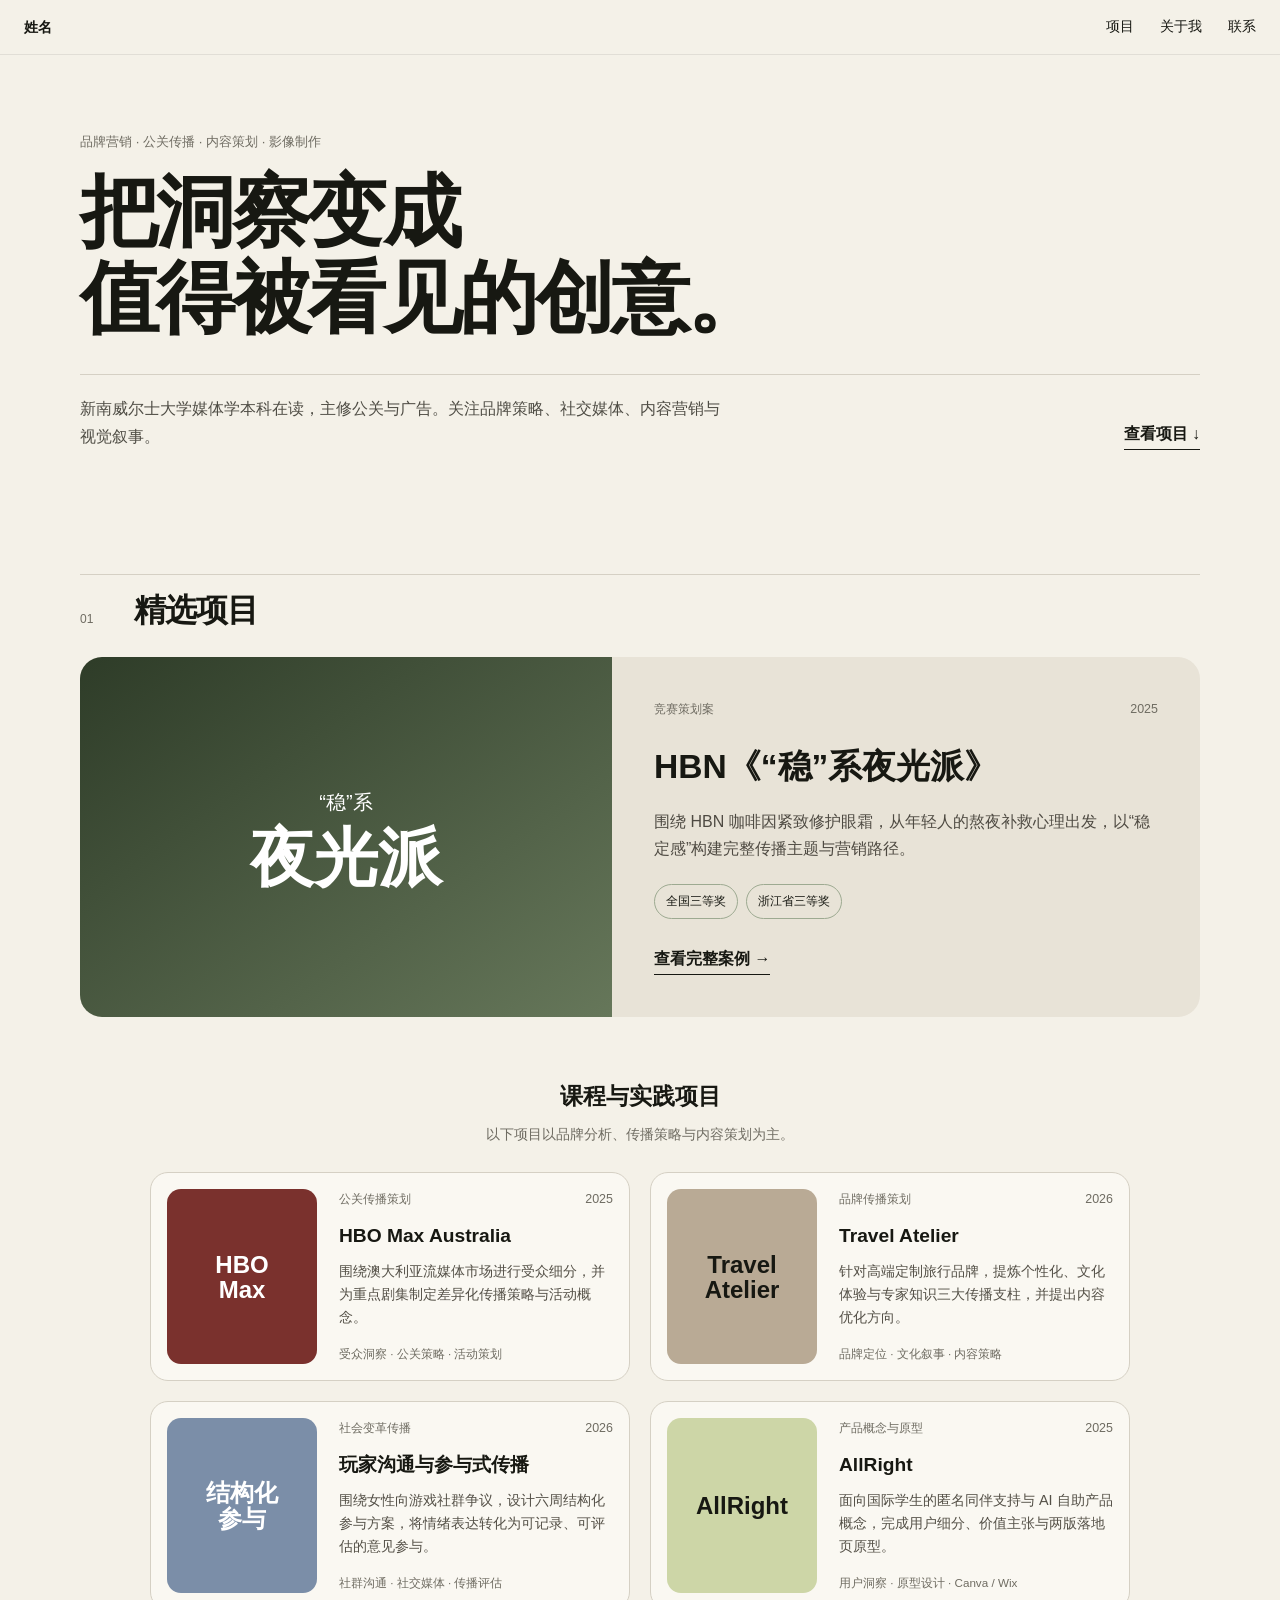
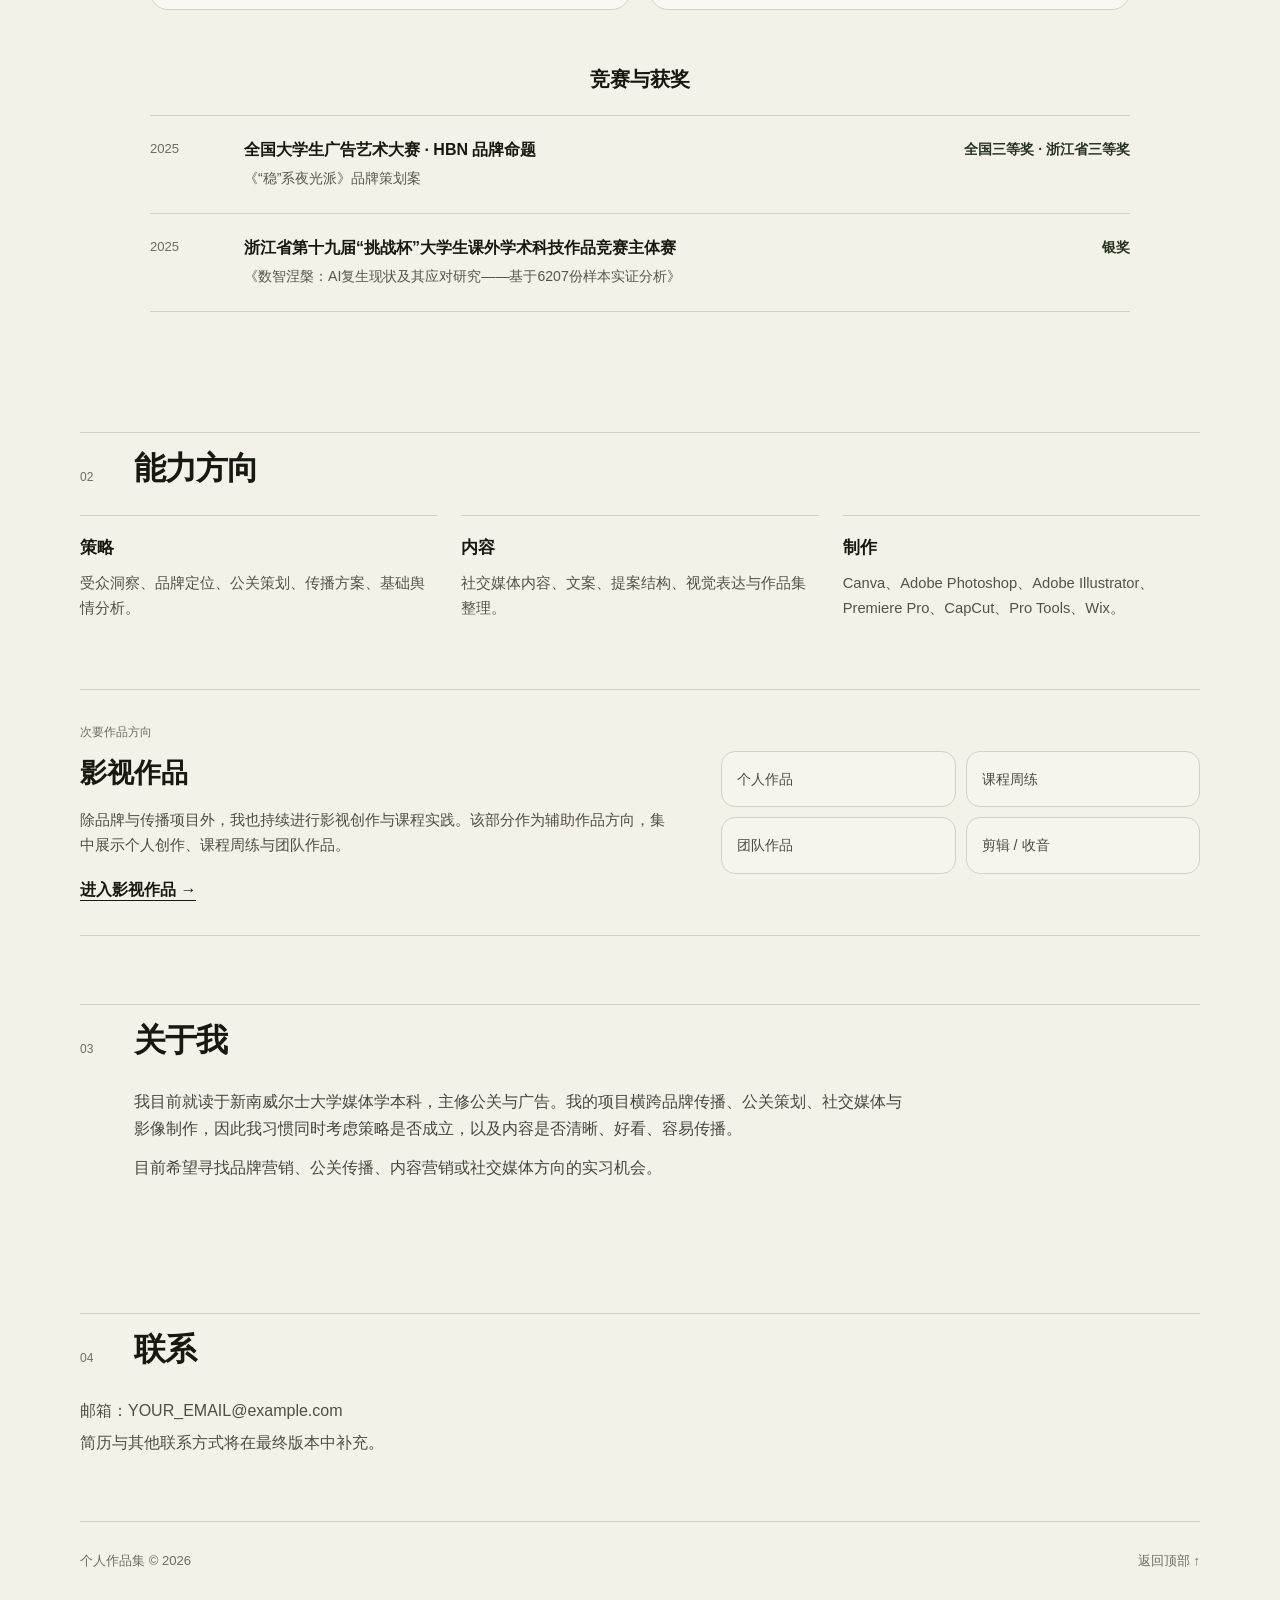
<file: index.html>
<!doctype html>
<html lang="zh-CN">
<head>
  <meta charset="utf-8" />
  <meta name="viewport" content="width=device-width, initial-scale=1" />
  <meta name="description" content="个人作品集：品牌营销、公关传播、内容策划与影像制作。" />
  <title>个人作品集</title>
  <link rel="stylesheet" href="styles.css" />
</head>
<body>
  <header class="site-header">
    <a class="brand" href="#top">姓名</a>
    <nav class="nav" aria-label="主导航">
      <a href="#work">项目</a>
      <a href="#about">关于我</a>
      <a href="#contact">联系</a>
    </nav>
  </header>

  <main id="top">
    <section class="hero section-shell">
      <p class="hero-kicker">品牌营销 · 公关传播 · 内容策划 · 影像制作</p>
      <h1>把洞察变成<br>值得被看见的创意。</h1>
      <div class="hero-bottom">
        <p>新南威尔士大学媒体学本科在读，主修公关与广告。关注品牌策略、社交媒体、内容营销与视觉叙事。</p>
        <a class="text-link" href="#work">查看项目 ↓</a>
      </div>
    </section>

    <section id="work" class="work section-shell">
      <div class="section-heading"><span>01</span><h2>精选项目</h2></div>

      <article class="hbn-feature project reveal">
        <div class="hbn-feature-visual" aria-hidden="true"><span>“稳”系</span><strong>夜光派</strong></div>
        <div class="hbn-feature-copy">
          <div class="project-topline"><span>竞赛策划案</span><span>2025</span></div>
          <h3>HBN《“稳”系夜光派》</h3>
          <p>围绕 HBN 咖啡因紧致修护眼霜，从年轻人的熬夜补救心理出发，以“稳定感”构建完整传播主题与营销路径。</p>
          <div class="award-row"><span>全国三等奖</span><span>浙江省三等奖</span></div>
          <a class="primary-link" href="hbn.html">查看完整案例 →</a>
        </div>
      </article>

      <div class="course-title">
        <h3>课程与实践项目</h3>
        <p>以下项目以品牌分析、传播策略与内容策划为主。</p>
      </div>

      <div class="project-grid">
        <article class="project-card reveal">
          <div class="project-thumb thumb-hbo"><span>HBO<br>Max</span></div>
          <div class="project-copy">
            <div class="project-topline"><span>公关传播策划</span><span>2025</span></div>
            <h3>HBO Max Australia</h3>
            <p>围绕澳大利亚流媒体市场进行受众细分，并为重点剧集制定差异化传播策略与活动概念。</p>
            <div class="tags">受众洞察 · 公关策略 · 活动策划</div>
          </div>
        </article>
        <article class="project-card reveal">
          <div class="project-thumb thumb-travel"><span>Travel<br>Atelier</span></div>
          <div class="project-copy">
            <div class="project-topline"><span>品牌传播策划</span><span>2026</span></div>
            <h3>Travel Atelier</h3>
            <p>针对高端定制旅行品牌，提炼个性化、文化体验与专家知识三大传播支柱，并提出内容优化方向。</p>
            <div class="tags">品牌定位 · 文化叙事 · 内容策略</div>
          </div>
        </article>
        <article class="project-card reveal">
          <div class="project-thumb thumb-social"><span>结构化<br>参与</span></div>
          <div class="project-copy">
            <div class="project-topline"><span>社会变革传播</span><span>2026</span></div>
            <h3>玩家沟通与参与式传播</h3>
            <p>围绕女性向游戏社群争议，设计六周结构化参与方案，将情绪表达转化为可记录、可评估的意见参与。</p>
            <div class="tags">社群沟通 · 社交媒体 · 传播评估</div>
          </div>
        </article>
        <article class="project-card reveal">
          <div class="project-thumb thumb-allright"><span>AllRight</span></div>
          <div class="project-copy">
            <div class="project-topline"><span>产品概念与原型</span><span>2025</span></div>
            <h3>AllRight</h3>
            <p>面向国际学生的匿名同伴支持与 AI 自助产品概念，完成用户细分、价值主张与两版落地页原型。</p>
            <div class="tags">用户洞察 · 原型设计 · Canva / Wix</div>
          </div>
        </article>
      </div>

      <div class="competition-title">
        <h3>竞赛与获奖</h3>
      </div>
      <div class="competition-list">
        <article class="competition-item reveal">
          <div class="competition-year">2025</div>
          <div>
            <h3>全国大学生广告艺术大赛 · HBN 品牌命题</h3>
            <p>《“稳”系夜光派》品牌策划案</p>
          </div>
          <strong>全国三等奖 · 浙江省三等奖</strong>
        </article>
        <article class="competition-item reveal">
          <div class="competition-year">2025</div>
          <div>
            <h3>浙江省第十九届“挑战杯”大学生课外学术科技作品竞赛主体赛</h3>
            <p>《数智涅槃：AI复生现状及其应对研究——基于6207份样本实证分析》</p>
          </div>
          <strong>银奖</strong>
        </article>
      </div>
    </section>

    <section class="skills section-shell">
      <div class="section-heading"><span>02</span><h2>能力方向</h2></div>
      <div class="skill-grid">
        <div><h3>策略</h3><p>受众洞察、品牌定位、公关策划、传播方案、基础舆情分析。</p></div>
        <div><h3>内容</h3><p>社交媒体内容、文案、提案结构、视觉表达与作品集整理。</p></div>
        <div><h3>制作</h3><p>Canva、Adobe Photoshop、Adobe Illustrator、Premiere Pro、CapCut、Pro Tools、Wix。</p></div>
      </div>
    </section>

    <section class="film-preview section-shell reveal">
      <div class="film-preview-copy">
        <p class="film-kicker">次要作品方向</p>
        <h2>影视作品</h2>
        <p>除品牌与传播项目外，我也持续进行影视创作与课程实践。该部分作为辅助作品方向，集中展示个人创作、课程周练与团队作品。</p>
        <a class="primary-link" href="film.html">进入影视作品 →</a>
      </div>
      <div class="film-preview-index" aria-hidden="true">
        <span>个人作品</span>
        <span>课程周练</span>
        <span>团队作品</span>
        <span>剪辑 / 收音</span>
      </div>
    </section>

    <section id="about" class="about section-shell">
      <div class="section-heading"><span>03</span><h2>关于我</h2></div>
      <div class="about-copy reveal">
        <p>我目前就读于新南威尔士大学媒体学本科，主修公关与广告。我的项目横跨品牌传播、公关策划、社交媒体与影像制作，因此我习惯同时考虑策略是否成立，以及内容是否清晰、好看、容易传播。</p>
        <p>目前希望寻找品牌营销、公关传播、内容营销或社交媒体方向的实习机会。</p>
      </div>
    </section>

    <section id="contact" class="contact section-shell">
      <div class="section-heading"><span>04</span><h2>联系</h2></div>
      <p>邮箱：YOUR_EMAIL@example.com</p>
      <p>简历与其他联系方式将在最终版本中补充。</p>
    </section>
  </main>

  <footer class="footer section-shell">
    <span>个人作品集 © <span id="year"></span></span>
    <a href="#top">返回顶部 ↑</a>
  </footer>
  <script src="script.js"></script>
</body>
</html>
</file>
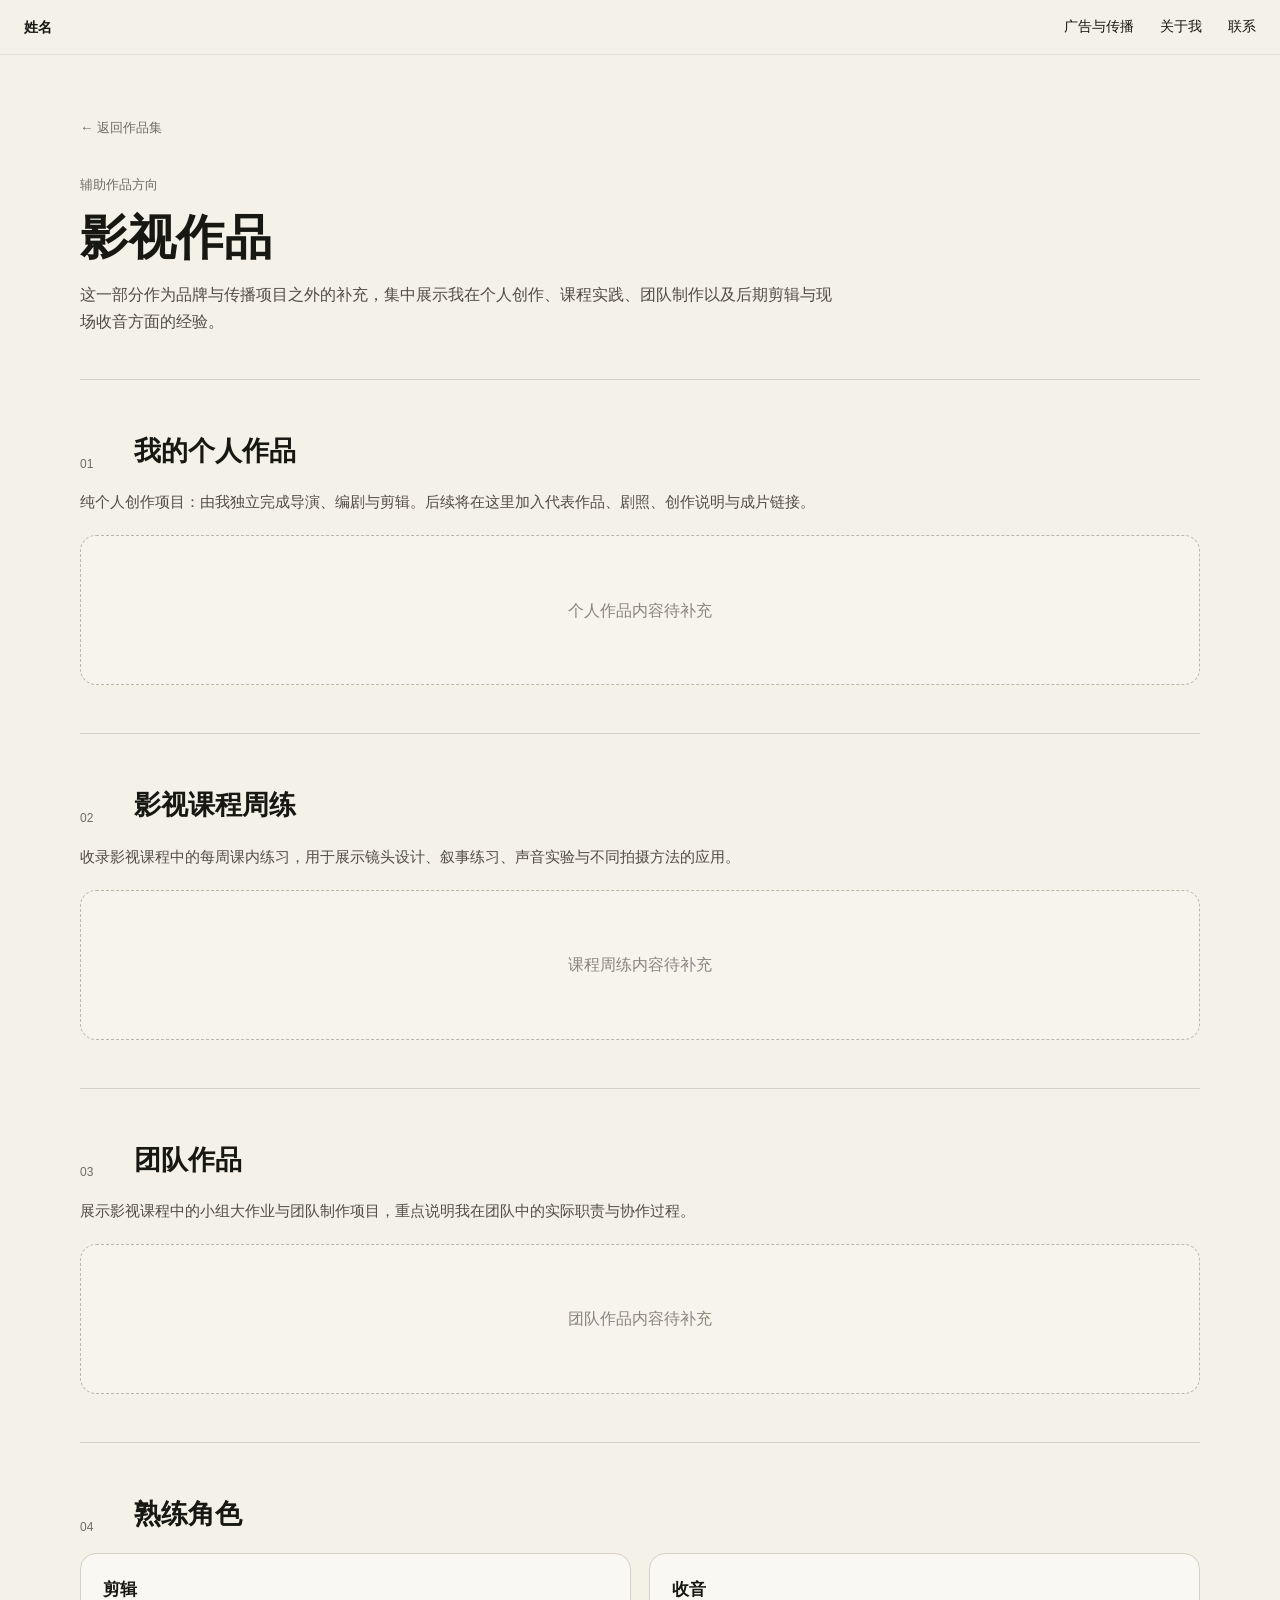
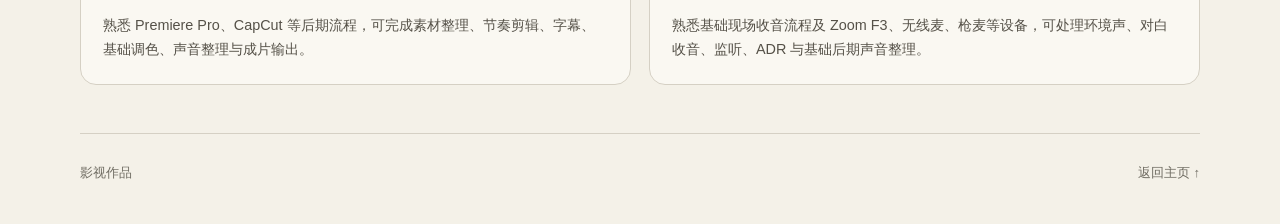
<file: film.html>
<!doctype html>
<html lang="zh-CN">
<head>
  <meta charset="utf-8" />
  <meta name="viewport" content="width=device-width, initial-scale=1" />
  <meta name="description" content="影视作品：个人作品、影视课程周练、团队作品及剪辑与收音能力。" />
  <title>影视作品</title>
  <link rel="stylesheet" href="styles.css" />
</head>
<body>
  <header class="site-header">
    <a class="brand" href="index.html">姓名</a>
    <nav class="nav" aria-label="主导航">
      <a href="index.html#work">广告与传播</a>
      <a href="index.html#about">关于我</a>
      <a href="index.html#contact">联系</a>
    </nav>
  </header>

  <main class="film-page">
    <section class="film-hero section-shell">
      <a class="back-link" href="index.html">← 返回作品集</a>
      <p class="hero-kicker">辅助作品方向</p>
      <h1>影视作品</h1>
      <p>这一部分作为品牌与传播项目之外的补充，集中展示我在个人创作、课程实践、团队制作以及后期剪辑与现场收音方面的经验。</p>
    </section>

    <section class="film-category section-shell">
      <div class="film-category-heading"><span>01</span><h2>我的个人作品</h2></div>
      <p>纯个人创作项目：由我独立完成导演、编剧与剪辑。后续将在这里加入代表作品、剧照、创作说明与成片链接。</p>
      <div class="film-placeholder">个人作品内容待补充</div>
    </section>

    <section class="film-category section-shell">
      <div class="film-category-heading"><span>02</span><h2>影视课程周练</h2></div>
      <p>收录影视课程中的每周课内练习，用于展示镜头设计、叙事练习、声音实验与不同拍摄方法的应用。</p>
      <div class="film-placeholder">课程周练内容待补充</div>
    </section>

    <section class="film-category section-shell">
      <div class="film-category-heading"><span>03</span><h2>团队作品</h2></div>
      <p>展示影视课程中的小组大作业与团队制作项目，重点说明我在团队中的实际职责与协作过程。</p>
      <div class="film-placeholder">团队作品内容待补充</div>
    </section>

    <section class="film-category section-shell">
      <div class="film-category-heading"><span>04</span><h2>熟练角色</h2></div>
      <div class="film-role-grid">
        <article><h3>剪辑</h3><p>熟悉 Premiere Pro、CapCut 等后期流程，可完成素材整理、节奏剪辑、字幕、基础调色、声音整理与成片输出。</p></article>
        <article><h3>收音</h3><p>熟悉基础现场收音流程及 Zoom F3、无线麦、枪麦等设备，可处理环境声、对白收音、监听、ADR 与基础后期声音整理。</p></article>
      </div>
    </section>
  </main>

  <footer class="footer section-shell">
    <span>影视作品</span>
    <a href="index.html">返回主页 ↑</a>
  </footer>
  <script src="script.js"></script>
</body>
</html>
</file>
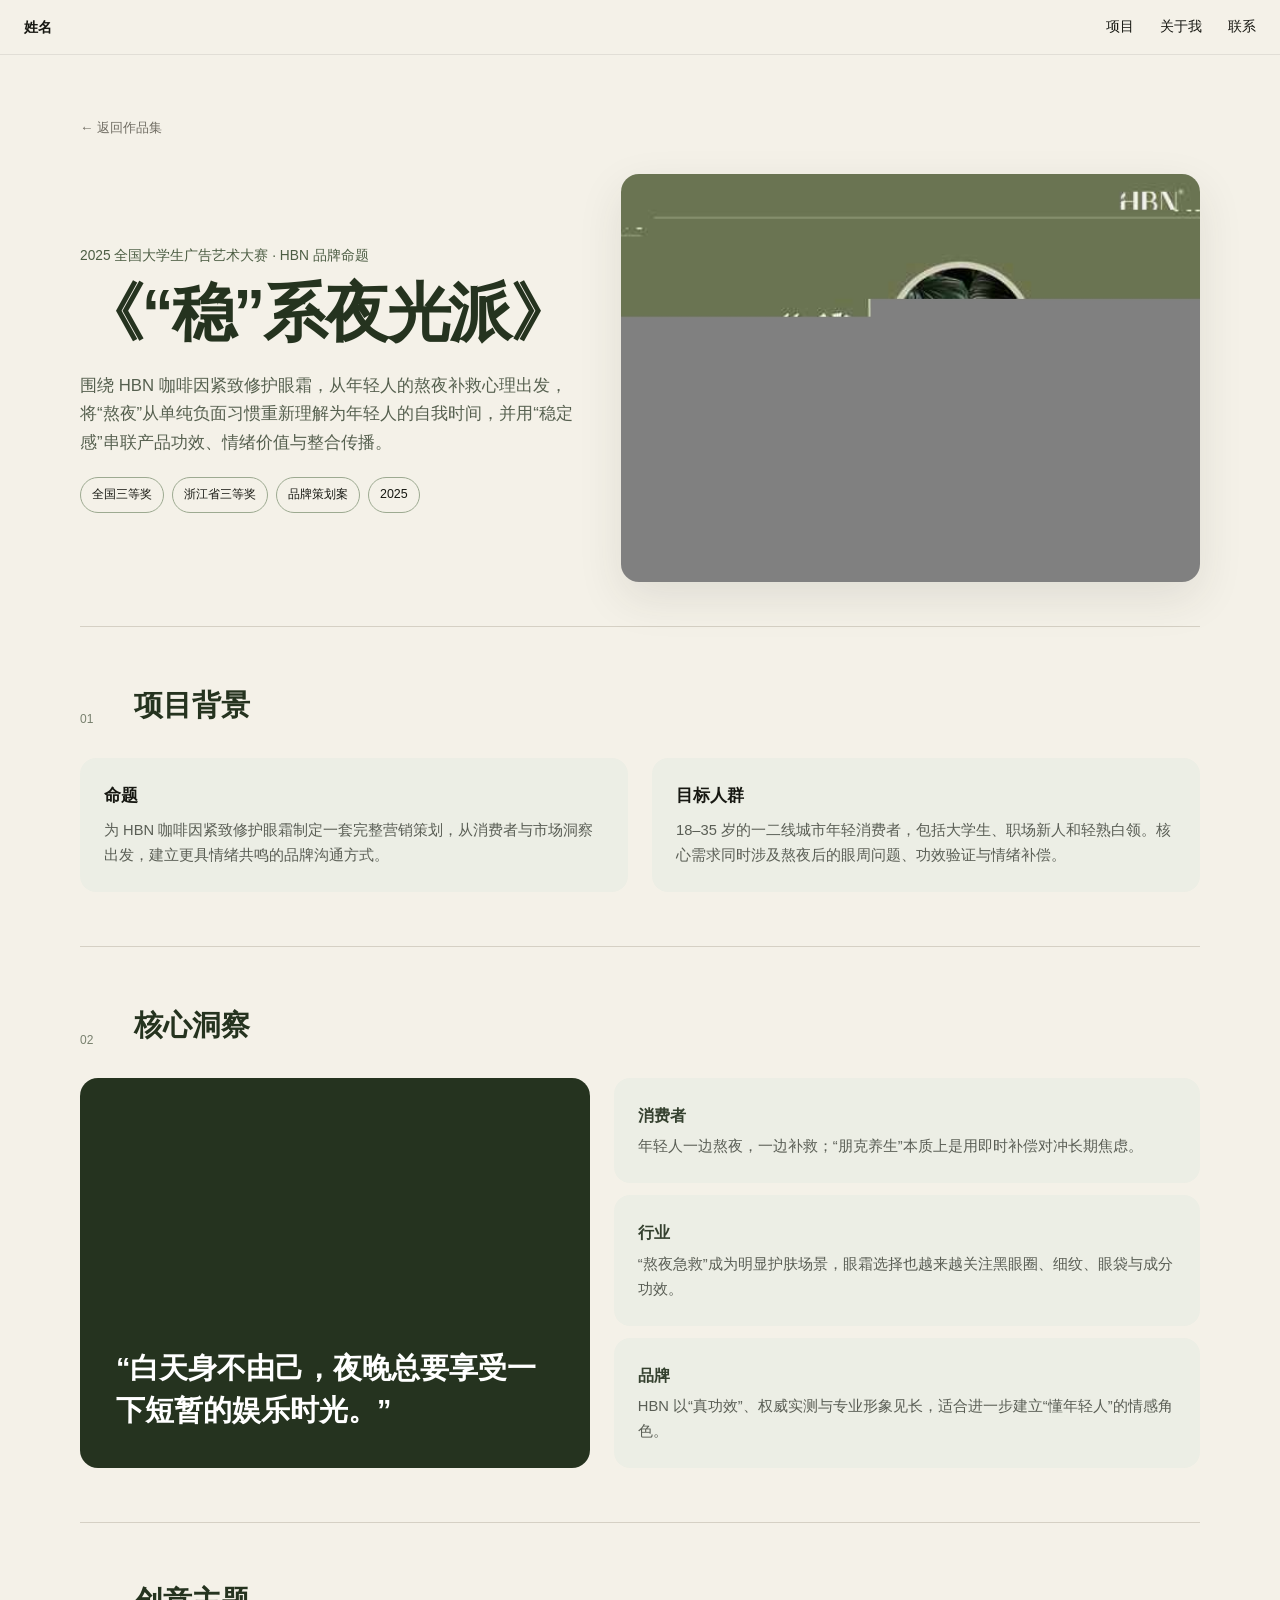
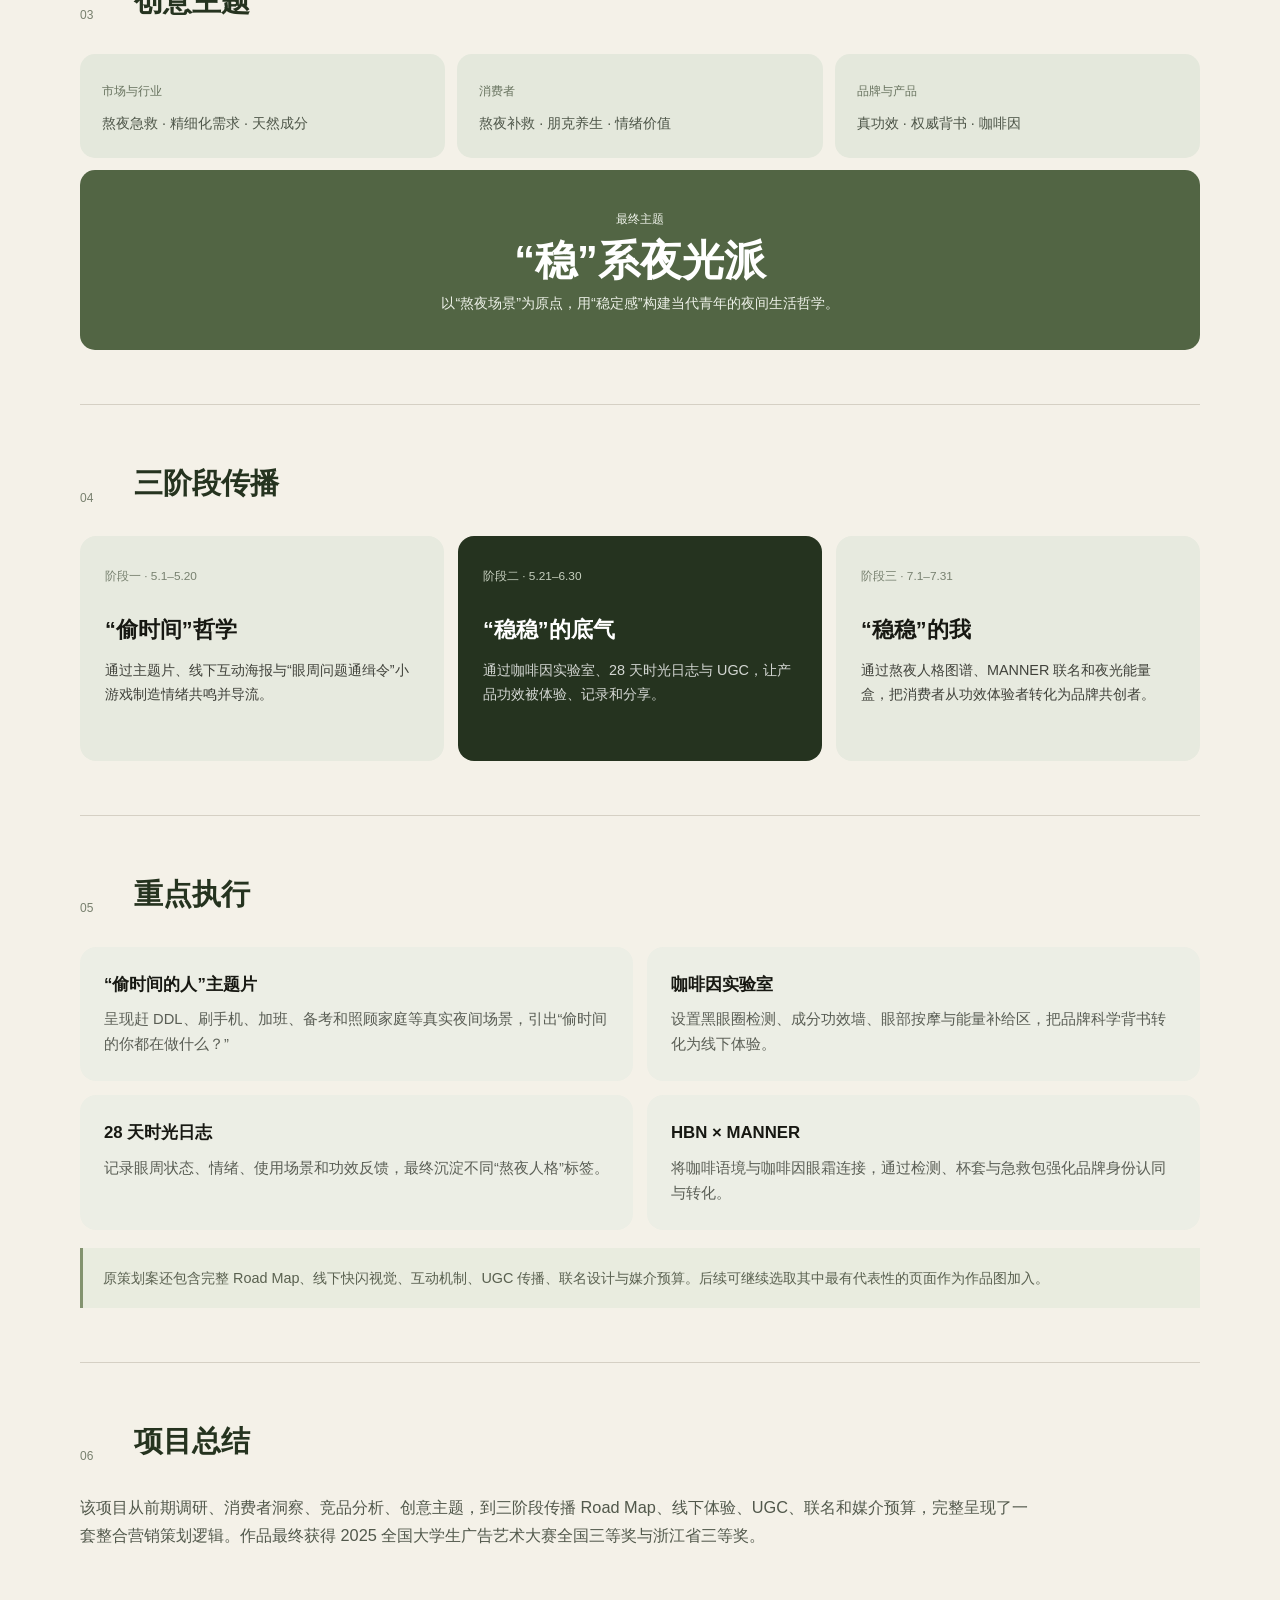
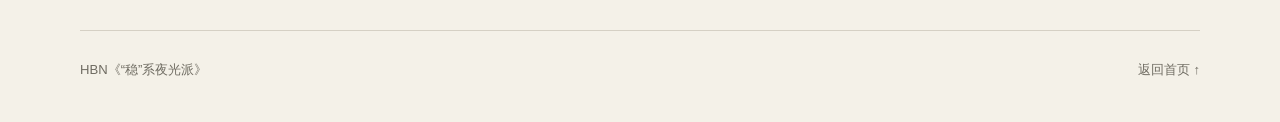
<file: hbn.html>
<!doctype html>
<html lang="zh-CN">
<head>
  <meta charset="utf-8" />
  <meta name="viewport" content="width=device-width, initial-scale=1" />
  <meta name="description" content="HBN《稳系夜光派》品牌策划案例。" />
  <title>HBN《“稳”系夜光派》</title>
  <link rel="stylesheet" href="styles.css" />
</head>
<body class="case-page">
  <header class="site-header">
    <a class="brand" href="index.html">姓名</a>
    <nav class="nav">
      <a href="index.html#work">项目</a>
      <a href="index.html#about">关于我</a>
      <a href="index.html#contact">联系</a>
    </nav>
  </header>

  <main>
    <section class="case-intro section-shell">
      <a class="back-link" href="index.html">← 返回作品集</a>
      <div class="case-intro-grid">
        <div class="case-intro-copy">
          <p class="case-kicker">2025 全国大学生广告艺术大赛 · HBN 品牌命题</p>
          <h1>《“稳”系夜光派》</h1>
          <p class="case-summary">围绕 HBN 咖啡因紧致修护眼霜，从年轻人的熬夜补救心理出发，将“熬夜”从单纯负面习惯重新理解为年轻人的自我时间，并用“稳定感”串联产品功效、情绪价值与整合传播。</p>
          <div class="case-meta"><span>全国三等奖</span><span>浙江省三等奖</span><span>品牌策划案</span><span>2025</span></div>
        </div>
        <div class="case-intro-image reveal">
          <img src="assets/hbn-cover-user.jpg" alt="HBN《稳系夜光派》策划案封面" />
        </div>
      </div>
    </section>

    <section class="case-section section-shell">
      <div class="case-section-heading"><span>01</span><h2>项目背景</h2></div>
      <div class="two-col-text">
        <div><h3>命题</h3><p>为 HBN 咖啡因紧致修护眼霜制定一套完整营销策划，从消费者与市场洞察出发，建立更具情绪共鸣的品牌沟通方式。</p></div>
        <div><h3>目标人群</h3><p>18–35 岁的一二线城市年轻消费者，包括大学生、职场新人和轻熟白领。核心需求同时涉及熬夜后的眼周问题、功效验证与情绪补偿。</p></div>
      </div>
    </section>

    <section class="case-section section-shell">
      <div class="case-section-heading"><span>02</span><h2>核心洞察</h2></div>
      <div class="insight-layout">
        <blockquote>“白天身不由己，夜晚总要享受一下短暂的娱乐时光。”</blockquote>
        <div class="insight-points">
          <div><b>消费者</b><p>年轻人一边熬夜，一边补救；“朋克养生”本质上是用即时补偿对冲长期焦虑。</p></div>
          <div><b>行业</b><p>“熬夜急救”成为明显护肤场景，眼霜选择也越来越关注黑眼圈、细纹、眼袋与成分功效。</p></div>
          <div><b>品牌</b><p>HBN 以“真功效”、权威实测与专业形象见长，适合进一步建立“懂年轻人”的情感角色。</p></div>
        </div>
      </div>
    </section>

    <section class="case-section section-shell">
      <div class="case-section-heading"><span>03</span><h2>创意主题</h2></div>
      <div class="idea-panel">
        <div><span>市场与行业</span><p>熬夜急救 · 精细化需求 · 天然成分</p></div>
        <div><span>消费者</span><p>熬夜补救 · 朋克养生 · 情绪价值</p></div>
        <div><span>品牌与产品</span><p>真功效 · 权威背书 · 咖啡因</p></div>
        <div class="idea-result"><small>最终主题</small><strong>“稳”系夜光派</strong><p>以“熬夜场景”为原点，用“稳定感”构建当代青年的夜间生活哲学。</p></div>
      </div>
    </section>

    <section class="case-section section-shell">
      <div class="case-section-heading"><span>04</span><h2>三阶段传播</h2></div>
      <div class="roadmap">
        <article><span>阶段一 · 5.1–5.20</span><h3>“偷时间”哲学</h3><p>通过主题片、线下互动海报与“眼周问题通缉令”小游戏制造情绪共鸣并导流。</p></article>
        <article><span>阶段二 · 5.21–6.30</span><h3>“稳稳”的底气</h3><p>通过咖啡因实验室、28 天时光日志与 UGC，让产品功效被体验、记录和分享。</p></article>
        <article><span>阶段三 · 7.1–7.31</span><h3>“稳稳”的我</h3><p>通过熬夜人格图谱、MANNER 联名和夜光能量盒，把消费者从功效体验者转化为品牌共创者。</p></article>
      </div>
    </section>

    <section class="case-section section-shell">
      <div class="case-section-heading"><span>05</span><h2>重点执行</h2></div>
      <div class="activation-grid compact">
        <article><h3>“偷时间的人”主题片</h3><p>呈现赶 DDL、刷手机、加班、备考和照顾家庭等真实夜间场景，引出“偷时间的你都在做什么？”</p></article>
        <article><h3>咖啡因实验室</h3><p>设置黑眼圈检测、成分功效墙、眼部按摩与能量补给区，把品牌科学背书转化为线下体验。</p></article>
        <article><h3>28 天时光日志</h3><p>记录眼周状态、情绪、使用场景和功效反馈，最终沉淀不同“熬夜人格”标签。</p></article>
        <article><h3>HBN × MANNER</h3><p>将咖啡语境与咖啡因眼霜连接，通过检测、杯套与急救包强化品牌身份认同与转化。</p></article>
      </div>
      <div class="ppt-note">原策划案还包含完整 Road Map、线下快闪视觉、互动机制、UGC 传播、联名设计与媒介预算。后续可继续选取其中最有代表性的页面作为作品图加入。</div>
    </section>

    <section class="case-section case-summary-section section-shell">
      <div class="case-section-heading"><span>06</span><h2>项目总结</h2></div>
      <p>该项目从前期调研、消费者洞察、竞品分析、创意主题，到三阶段传播 Road Map、线下体验、UGC、联名和媒介预算，完整呈现了一套整合营销策划逻辑。作品最终获得 2025 全国大学生广告艺术大赛全国三等奖与浙江省三等奖。</p>
    </section>
  </main>

  <footer class="footer section-shell"><span>HBN《“稳”系夜光派》</span><a href="index.html">返回首页 ↑</a></footer>
  <script src="script.js"></script>
</body>
</html>
</file>
<file: styles.css>
:root{
  --bg:#f4f1e8;
  --ink:#171812;
  --muted:#6f6c62;
  --line:#d5d0c4;
  --green:#526544;
  --green-dark:#25331f;
  --green-soft:#dfe5d5;
  --cream:#faf8f2;
  --red:#7a312d;
  --blue:#7b8ea8;
  --stone:#b9aa95;
}
*{box-sizing:border-box}
html{scroll-behavior:smooth}
body{margin:0;background:var(--bg);color:var(--ink);font-family:"Noto Sans SC","PingFang SC","Microsoft YaHei",Arial,sans-serif;line-height:1.7}
a{color:inherit;text-decoration:none}
.section-shell{width:min(1120px,calc(100% - 48px));margin:0 auto}
.site-header{position:sticky;top:0;z-index:20;display:flex;justify-content:space-between;align-items:center;padding:15px 24px;border-bottom:1px solid rgba(0,0,0,.08);background:rgba(244,241,232,.94);backdrop-filter:blur(12px)}
.brand{font-size:.9rem;font-weight:700}.nav{display:flex;gap:26px;font-size:.88rem}.nav a:hover{opacity:.55}
.hero{padding:76px 0 64px}.hero-kicker{margin:0 0 15px;color:var(--muted);font-size:.83rem}.hero h1{margin:0;font-size:clamp(3rem,6.2vw,5.7rem);line-height:1.08;letter-spacing:-.04em;font-weight:700;max-width:900px}.hero-bottom{display:flex;justify-content:space-between;gap:40px;align-items:flex-end;margin-top:34px;padding-top:20px;border-top:1px solid var(--line)}.hero-bottom p{max-width:650px;margin:0;color:#4f4d45}.text-link,.primary-link{font-weight:700;border-bottom:1px solid currentColor;padding-bottom:2px;white-space:nowrap}
.work,.skills,.about,.contact{padding:60px 0}.section-heading{display:grid;grid-template-columns:54px 1fr;align-items:end;border-top:1px solid var(--line);padding-top:16px;margin-bottom:28px}.section-heading span{font-size:.75rem;color:var(--muted)}.section-heading h2{margin:0;font-size:2rem;line-height:1.2;letter-spacing:-.03em}
.hbn-feature{display:grid;grid-template-columns:.95fr 1.05fr;gap:0;border-radius:22px;overflow:hidden;background:#e8e3d7;min-height:360px}.hbn-feature-visual{background:linear-gradient(145deg,#2e3c28,#66775a);color:white;display:flex;flex-direction:column;align-items:center;justify-content:center;text-align:center;padding:40px}.hbn-feature-visual span{font-size:1.25rem}.hbn-feature-visual strong{font-size:clamp(2.8rem,5vw,4.8rem);line-height:1;margin-top:7px}.hbn-feature-copy{padding:42px;display:flex;flex-direction:column;justify-content:center}.project-topline{display:flex;justify-content:space-between;gap:16px;color:var(--muted);font-size:.78rem}.hbn-feature-copy h3{font-size:2.1rem;margin:18px 0 12px}.hbn-feature-copy p{margin:0;color:#4e4a42}.award-row{display:flex;gap:8px;flex-wrap:wrap;margin:22px 0}.award-row span,.case-meta span{border:1px solid #9daa91;border-radius:999px;padding:6px 11px;font-size:.78rem}.primary-link{width:max-content;margin-top:4px}
.course-title{text-align:center;margin:60px 0 26px}.course-title h3{font-size:1.45rem;margin:0 0 5px}.course-title p{margin:0;color:var(--muted);font-size:.9rem}.project-grid{display:grid;grid-template-columns:repeat(2,minmax(0,1fr));gap:20px;max-width:980px;margin:0 auto}.project-card{display:grid;grid-template-columns:150px 1fr;gap:22px;align-items:stretch;background:var(--cream);border:1px solid var(--line);border-radius:18px;padding:16px;min-height:190px}.project-thumb{border-radius:14px;min-height:155px;display:flex;align-items:center;justify-content:center;text-align:center;font-weight:700;font-size:1.5rem;line-height:1.05}.thumb-hbo{background:var(--red);color:#fff}.thumb-travel{background:var(--stone)}.thumb-social{background:var(--blue);color:#fff}.thumb-allright{background:#cdd6a7}.project-copy{display:flex;flex-direction:column;justify-content:center}.project-copy h3{font-size:1.2rem;margin:10px 0 7px}.project-copy p{font-size:.9rem;margin:0;color:#545047;line-height:1.6}.tags{font-size:.73rem;color:var(--muted);margin-top:15px}
.competition-title{text-align:center;margin:52px 0 18px}.competition-title h3{font-size:1.28rem;margin:0}.competition-list{max-width:980px;margin:0 auto;border-top:1px solid var(--line)}.competition-item{display:grid;grid-template-columns:72px 1fr auto;gap:22px;align-items:start;padding:22px 0;border-bottom:1px solid var(--line)}.competition-year{font-size:.82rem;color:var(--muted)}.competition-item h3{font-size:1rem;margin:0 0 5px;line-height:1.5}.competition-item p{margin:0;color:#5a564d;font-size:.88rem}.competition-item strong{font-size:.88rem;color:var(--green-dark);white-space:nowrap}
.skill-grid{display:grid;grid-template-columns:repeat(3,1fr);gap:24px}.skill-grid>div{border-top:1px solid var(--line);padding-top:18px}.skill-grid h3{font-size:1.05rem;margin:0 0 8px}.skill-grid p{margin:0;color:#555148;font-size:.92rem}.about-copy{max-width:780px;margin-left:54px}.about-copy p{font-size:1rem;color:#49463f;margin:0 0 12px}.contact p{margin:5px 0;color:#514d45}.footer{display:flex;justify-content:space-between;padding:28px 0 40px;border-top:1px solid var(--line);font-size:.82rem;color:var(--muted)}
.film-preview{margin-top:8px;margin-bottom:8px;padding:32px 0;border-top:1px solid var(--line);border-bottom:1px solid var(--line);display:grid;grid-template-columns:1.1fr .9fr;gap:56px;align-items:center}.film-kicker{margin:0 0 7px;color:var(--muted);font-size:.78rem}.film-preview h2{font-size:1.7rem;margin:0 0 12px}.film-preview-copy>p:not(.film-kicker){max-width:610px;margin:0 0 18px;color:#514d45;font-size:.92rem}.film-preview-index{display:grid;grid-template-columns:1fr 1fr;gap:10px}.film-preview-index span{border:1px solid var(--line);border-radius:14px;padding:15px;background:rgba(250,248,242,.55);font-size:.9rem;color:#4d4941}
.reveal{opacity:0;transform:translateY(12px);transition:opacity .55s ease,transform .55s ease}.reveal.is-visible{opacity:1;transform:none}

/* HBN case page */
.case-intro{padding:58px 0 44px}.back-link{display:inline-block;font-size:.84rem;color:var(--muted);margin-bottom:34px}.case-intro-grid{display:grid;grid-template-columns:minmax(0,.92fr) minmax(360px,1.08fr);gap:48px;align-items:center}.case-intro-copy{min-width:0}.case-kicker{font-size:.86rem;color:#4c5d43;margin:0 0 13px}.case-intro h1{font-size:clamp(2.7rem,5vw,4.6rem);line-height:1.06;margin:0;letter-spacing:-.035em;white-space:nowrap;color:var(--green-dark)}.case-summary{max-width:900px;font-size:1.05rem;color:#56604f;margin:24px 0 20px}.case-meta{display:flex;gap:8px;flex-wrap:wrap}.case-intro-image img{display:block;width:100%;height:auto;border-radius:18px;box-shadow:0 16px 45px rgba(45,51,36,.10)}
.case-section{padding:54px 0;border-top:1px solid var(--line)}.case-section-heading{display:grid;grid-template-columns:54px 1fr;align-items:end;margin-bottom:28px}.case-section-heading span{font-size:.75rem;color:#78806e}.case-section-heading h2{font-size:1.8rem;margin:0;color:var(--green-dark)}.two-col-text{display:grid;grid-template-columns:1fr 1fr;gap:24px}.two-col-text>div,.insight-points>div,.activation-grid article{background:#eceee5;border-radius:16px;padding:24px}.two-col-text h3,.activation-grid h3{margin:0 0 8px;font-size:1.05rem}.two-col-text p,.activation-grid p,.insight-points p{margin:0;color:#5a5e55;font-size:.92rem}.insight-layout{display:grid;grid-template-columns:1fr 1.15fr;gap:24px}.insight-layout blockquote{margin:0;background:var(--green-dark);color:#fff;border-radius:18px;padding:36px;font-size:1.8rem;line-height:1.45;font-weight:700;display:flex;align-items:flex-end}.insight-points{display:grid;gap:12px}.insight-points b{display:block;margin-bottom:5px;color:#35412f}.idea-panel{display:grid;grid-template-columns:repeat(3,1fr);gap:12px}.idea-panel>div{background:#e4e8dc;border-radius:15px;padding:22px}.idea-panel span,.idea-panel small{font-size:.78rem;color:#68735f}.idea-panel p{margin:8px 0 0;font-size:.9rem;color:#4d5548}.idea-result{grid-column:1/-1!important;background:var(--green)!important;color:white;text-align:center;padding:34px!important}.idea-result strong{display:block;font-size:2.6rem;line-height:1.1;margin:7px 0}.idea-result p,.idea-result small{color:#edf1e8}.roadmap{display:grid;grid-template-columns:repeat(3,1fr);gap:14px}.roadmap article{padding:25px;border-radius:16px;background:#e7eadf;min-height:225px}.roadmap article:nth-child(2){background:var(--green-dark);color:white}.roadmap span{font-size:.74rem;color:#77806f}.roadmap article:nth-child(2) span{color:#c7d0bf}.roadmap h3{font-size:1.35rem;margin:24px 0 9px}.roadmap p{font-size:.9rem;margin:0;opacity:.8}.activation-grid.compact{display:grid;grid-template-columns:1fr 1fr;gap:14px}.ppt-note{margin-top:18px;padding:18px 20px;background:#e9ecdf;border-left:3px solid #83936f;color:#59604f;font-size:.9rem}.case-summary-section p{font-size:1.02rem;max-width:960px;color:#51584b}.case-page .footer{margin-top:10px}

/* Film placeholder page */
.film-hero{padding:58px 0 44px}.film-hero h1{margin:0 0 16px;font-size:3rem;line-height:1.1}.film-hero>p:last-child{max-width:760px;margin:0;color:#514d45}.film-category{padding:48px 0;border-top:1px solid var(--line)}.film-category-heading{display:grid;grid-template-columns:54px 1fr;align-items:end;margin-bottom:16px}.film-category-heading span{font-size:.75rem;color:var(--muted)}.film-category-heading h2{margin:0;font-size:1.7rem}.film-category>p{margin:0 0 20px;max-width:760px;color:#514d45;font-size:.92rem}.film-placeholder{border:1px dashed #bdb7aa;border-radius:16px;min-height:150px;display:flex;align-items:center;justify-content:center;color:#8a857a;background:rgba(250,248,242,.35)}.film-role-grid{display:grid;grid-template-columns:1fr 1fr;gap:18px}.film-role-grid article{background:var(--cream);border:1px solid var(--line);border-radius:16px;padding:22px}.film-role-grid h3{margin:0 0 8px;font-size:1.05rem}.film-role-grid p{margin:0;color:#555148;font-size:.9rem}

@media(max-width:860px){
  .section-shell{width:min(100% - 30px,1120px)}
  .site-header{padding:13px 15px}.nav{gap:16px}
  .hero{padding:55px 0 45px}.hero h1{font-size:clamp(2.6rem,12vw,4.2rem)}.hero-bottom{align-items:flex-start;flex-direction:column}
  .hbn-feature{grid-template-columns:1fr}.hbn-feature-visual{min-height:250px}.hbn-feature-copy{padding:28px}
  .project-grid{grid-template-columns:1fr}.project-card{grid-template-columns:120px 1fr}.project-thumb{min-height:130px;font-size:1.25rem}
  .competition-item{grid-template-columns:58px 1fr}.competition-item strong{grid-column:2;white-space:normal}
  .film-preview{grid-template-columns:1fr;gap:24px}.film-preview-index{grid-template-columns:1fr 1fr}
  .film-role-grid{grid-template-columns:1fr}
  .skill-grid,.two-col-text,.roadmap,.activation-grid.compact,.insight-layout{grid-template-columns:1fr}.about-copy{margin-left:0}
  .case-intro-grid{grid-template-columns:1fr;gap:28px}.case-intro h1{white-space:normal;font-size:2.7rem}.idea-panel{grid-template-columns:1fr}.idea-result{grid-column:auto!important}.insight-layout blockquote{font-size:1.45rem;min-height:220px}
}
</file>
